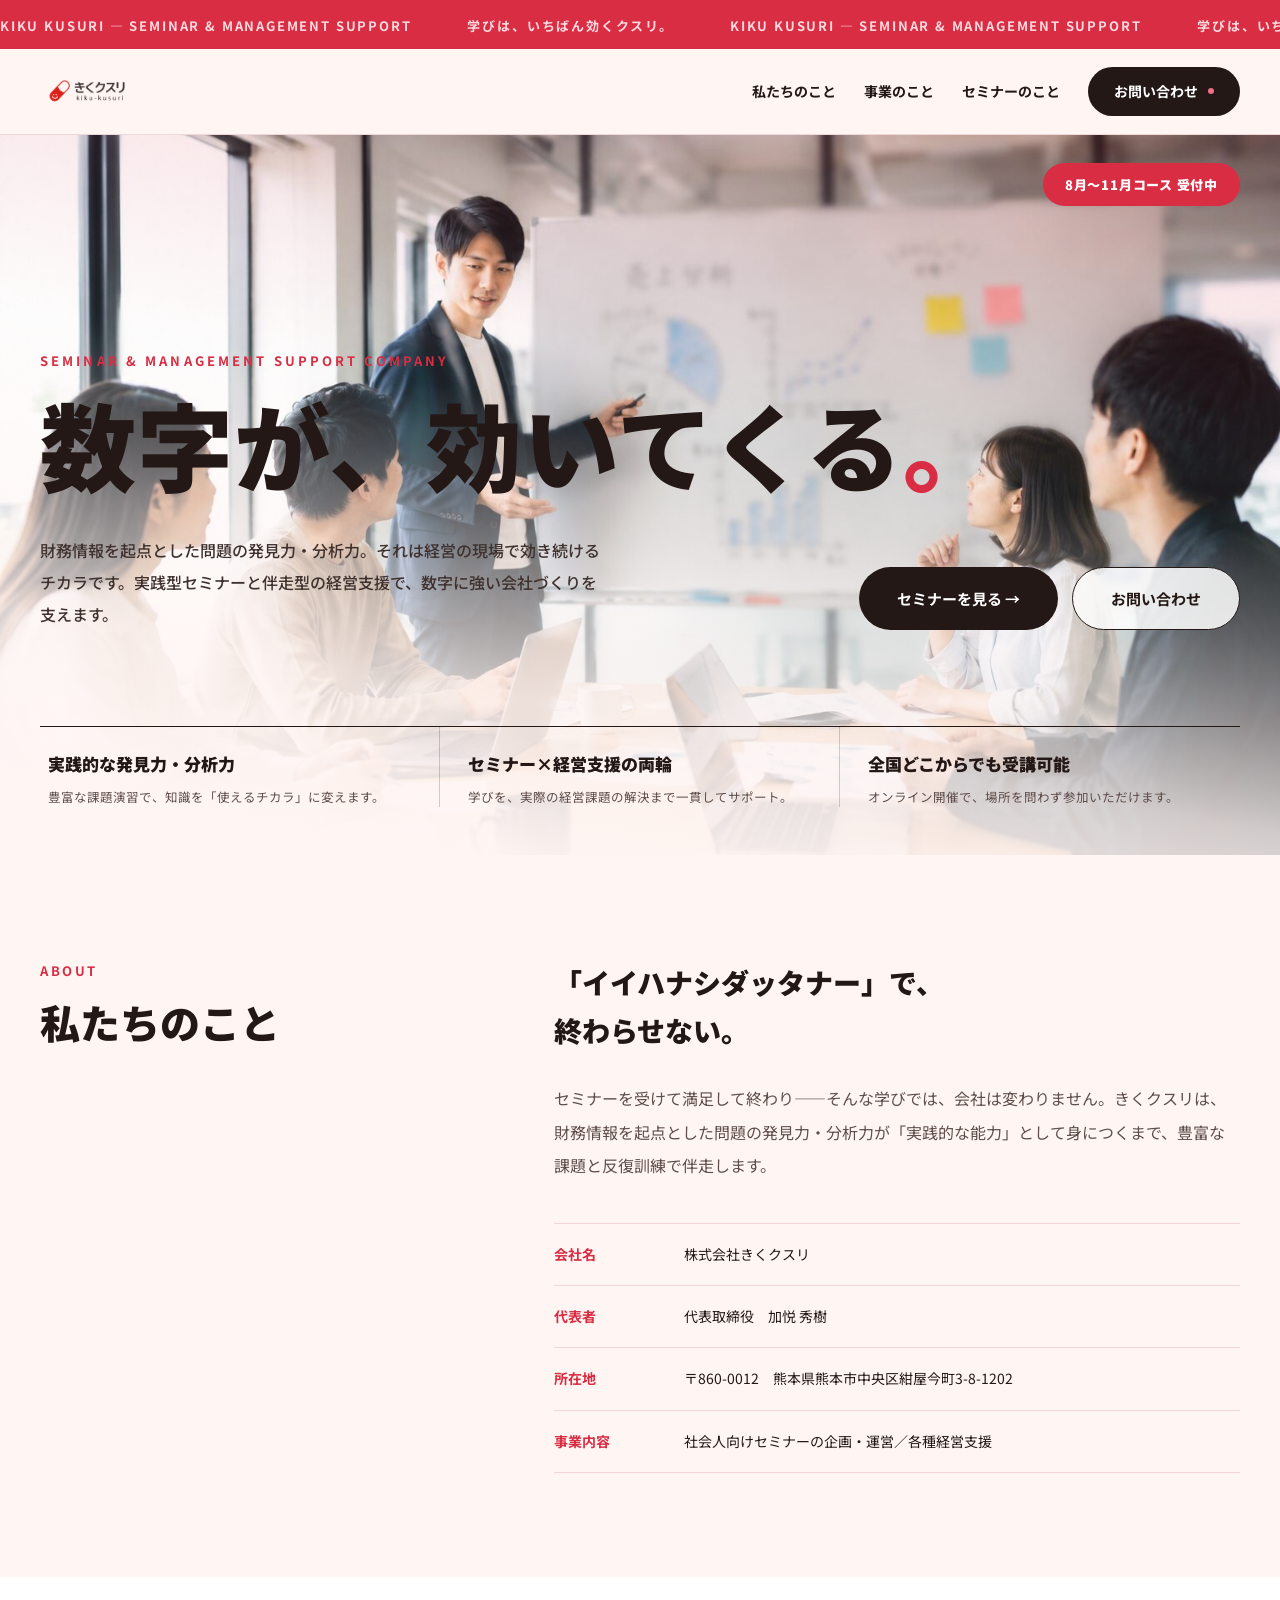
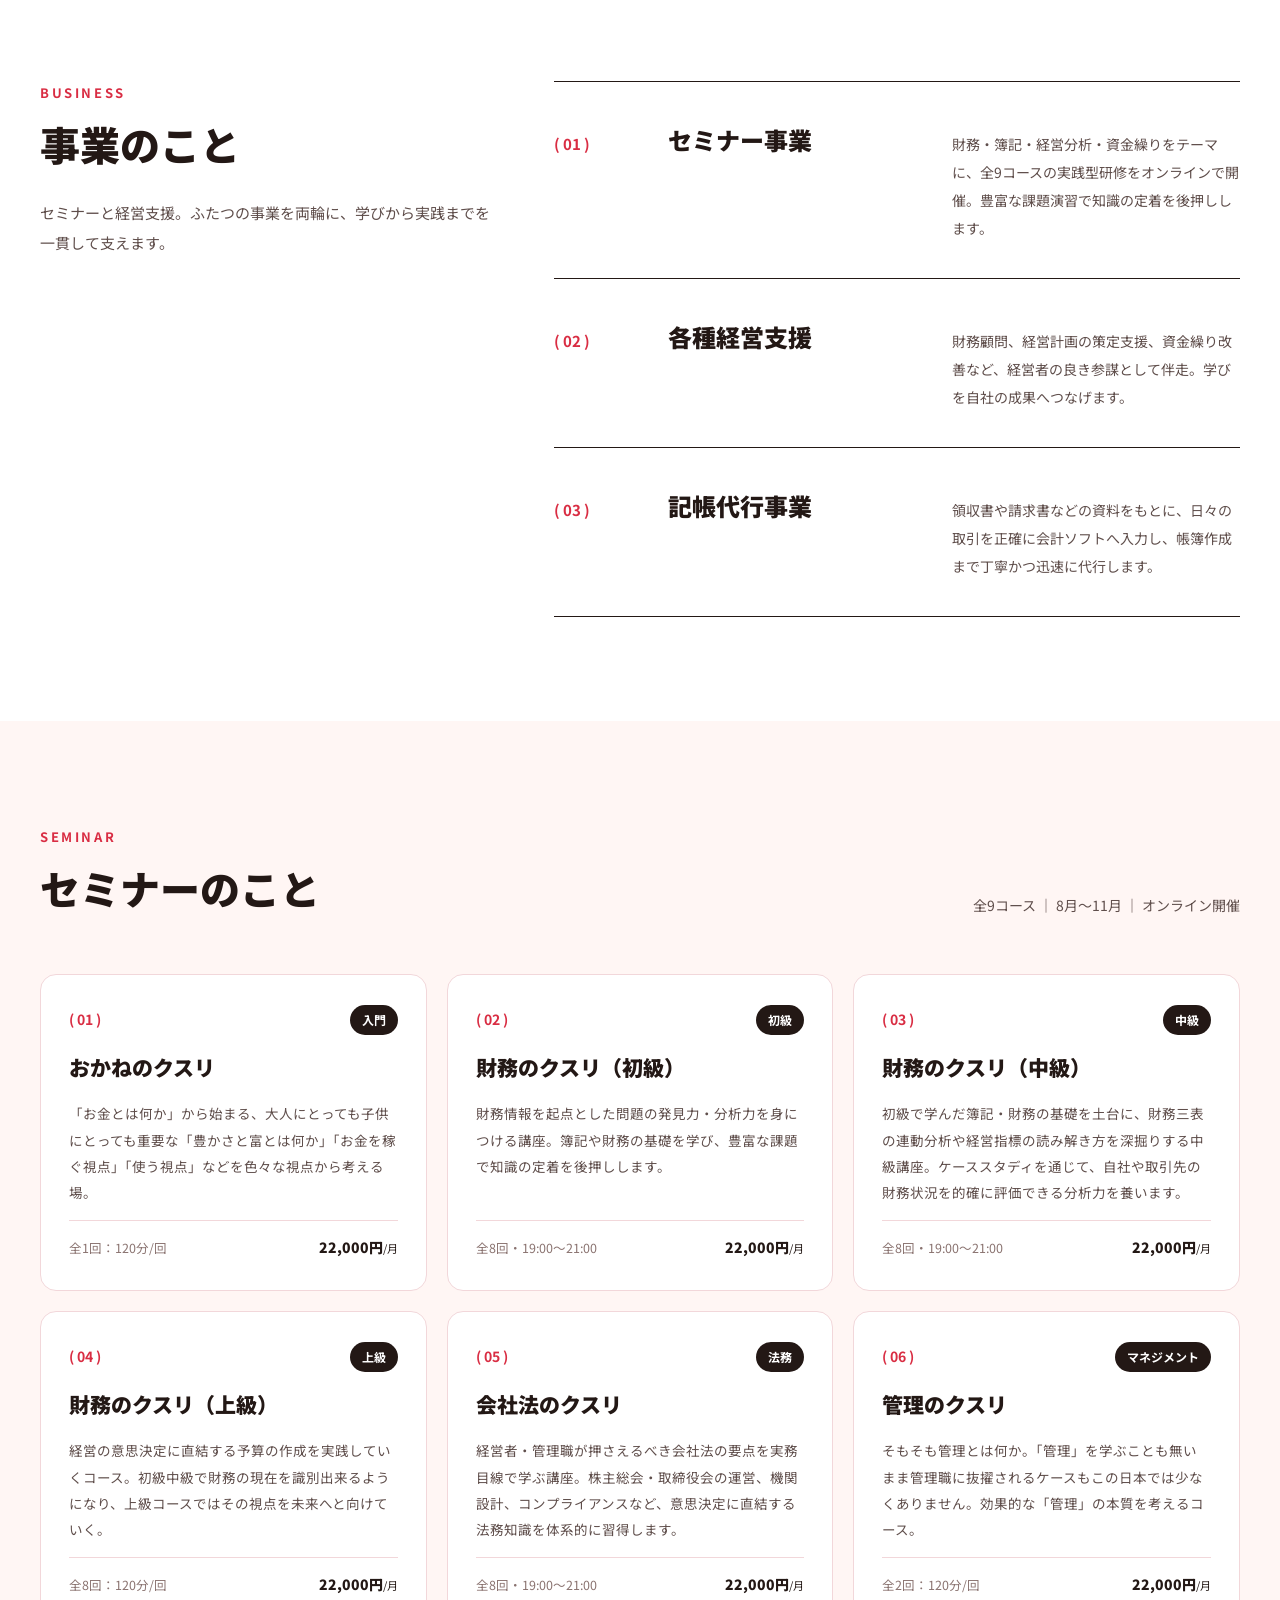
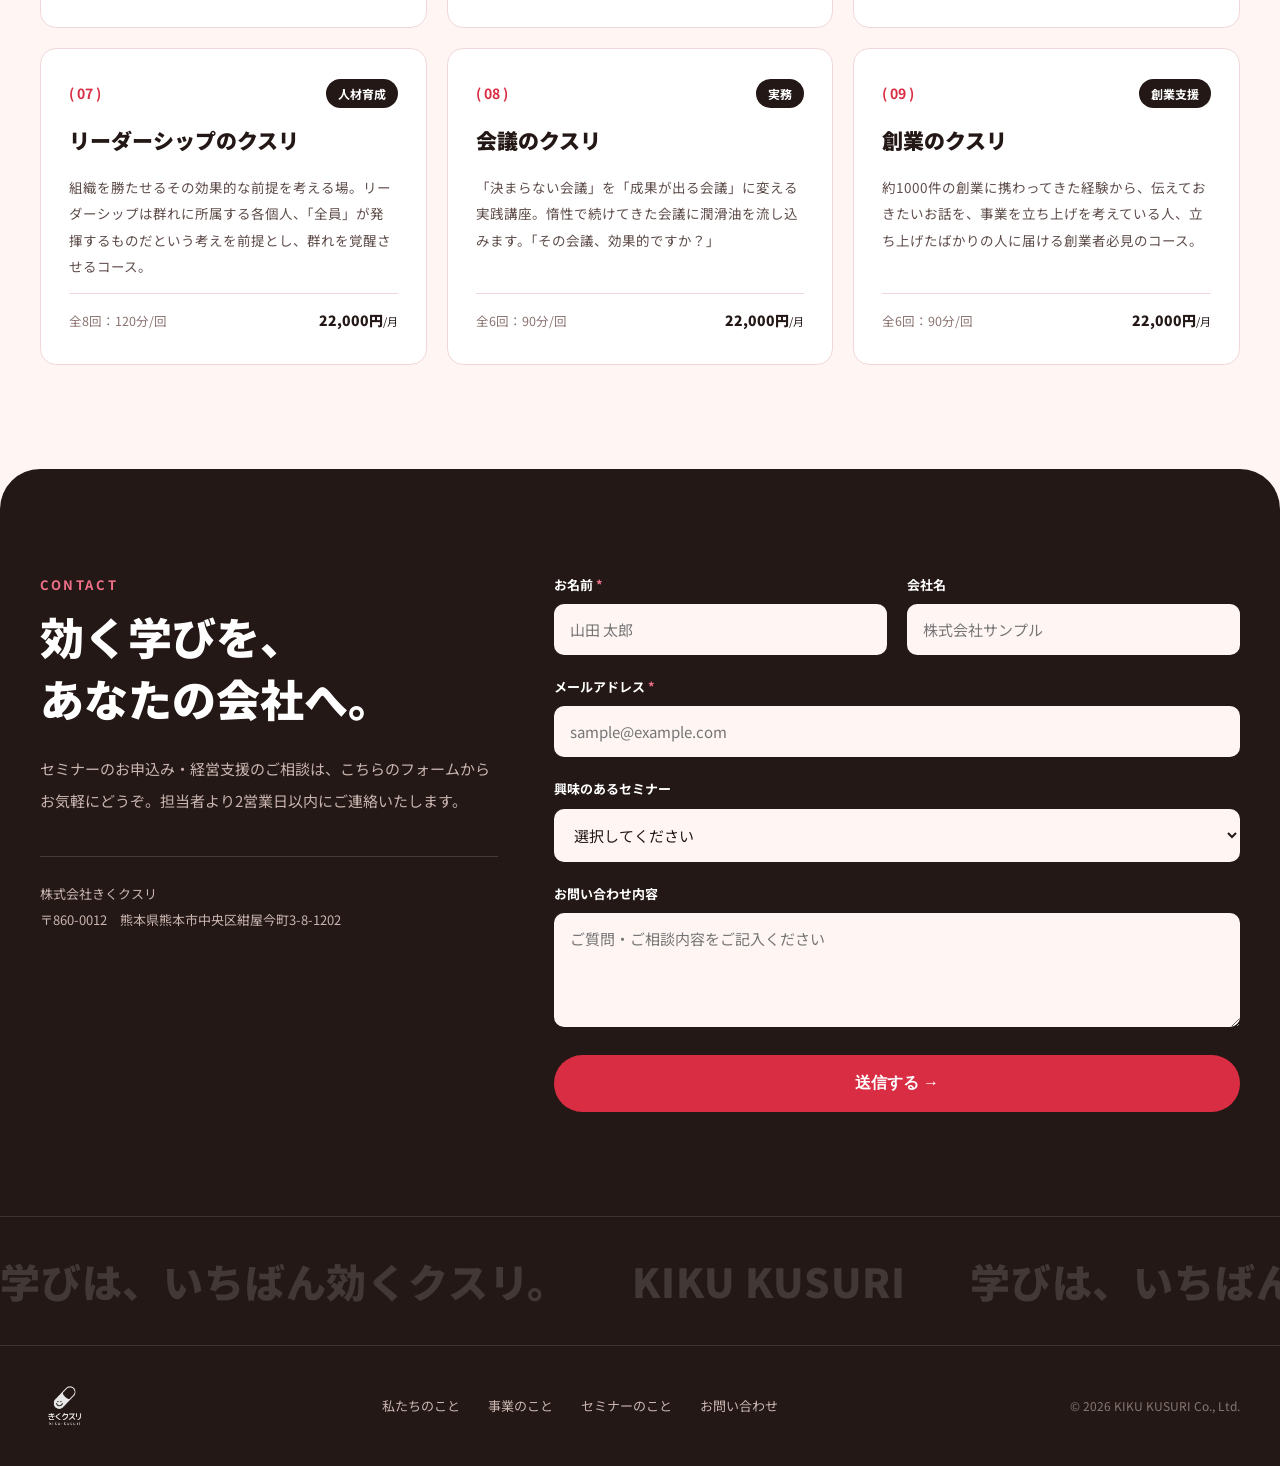
<file: index.html>
<!DOCTYPE html>
<html lang="ja">
<head>
<meta charset="UTF-8">
<meta name="viewport" content="width=device-width, initial-scale=1.0">
<title>株式会社きくクスリ｜セミナー運営・経営支援</title>
<link rel="preconnect" href="https://fonts.googleapis.com">
<link rel="preconnect" href="https://fonts.gstatic.com" crossorigin>
<link href="https://fonts.googleapis.com/css2?family=Noto+Sans+JP:wght@400;500;700;900&display=swap" rel="stylesheet">
<link rel="stylesheet" href="./css/style-3.css">
<link rel="icon" href="./favicon.ico" sizes="any">
</head>
<body>

<div id="splash" style="position:fixed;inset:0;z-index:9999;background:#fff;display:flex;align-items:center;justify-content:center;transition:opacity .4s ease;">
  <img src="./img/logo-1.jpg">
</div>

<div class="marquee-top">
  <div class="track">
    <span>KIKU KUSURI — SEMINAR &amp; MANAGEMENT SUPPORT</span><span>学びは、いちばん効くクスリ。</span><span>KIKU KUSURI — SEMINAR &amp; MANAGEMENT SUPPORT</span><span>学びは、いちばん効くクスリ。</span><span>KIKU KUSURI — SEMINAR &amp; MANAGEMENT SUPPORT</span><span>学びは、いちばん効くクスリ。</span><span>KIKU KUSURI — SEMINAR &amp; MANAGEMENT SUPPORT</span><span>学びは、いちばん効くクスリ。</span>
  </div>
</div>

<header>
  <img src="./img/logo-1.jpg">
  <nav>
    <a href="#about">私たちのこと</a>
    <a href="#business">事業のこと</a>
    <a href="#seminars">セミナーのこと</a>
    <a class="cta" href="#contact">お問い合わせ<span class="dot"></span></a>
  </nav>
</header>

<section class="hero">
  <img class="bg" src="./img/hero.jpg" alt="セミナー風景">
  <div class="scrim"></div>
  <span class="badge">8月〜11月コース 受付中</span>
  <div class="hero-copy">
    <p class="eyebrow">SEMINAR &amp; MANAGEMENT SUPPORT COMPANY</p>
    <h1>数字が、効いてくる<span class="dot">。</span></h1>
    <div class="hero-flex">
      <p>財務情報を起点とした問題の発見力・分析力。それは経営の現場で効き続けるチカラです。実践型セミナーと伴走型の経営支援で、数字に強い会社づくりを支えます。</p>
      <div class="hero-actions">
        <a class="btn btn-dark" href="#seminars">セミナーを見る →</a>
        <a class="btn btn-outline" href="#contact">お問い合わせ</a>
      </div>
    </div>
  </div>
  <div class="hero-feats">
    <div><p class="t">実践的な発見力・分析力</p><p class="d">豊富な課題演習で、知識を「使えるチカラ」に変えます。</p></div>
    <div><p class="t">セミナー×経営支援の両輪</p><p class="d">学びを、実際の経営課題の解決まで一貫してサポート。</p></div>
    <div><p class="t">全国どこからでも受講可能</p><p class="d">オンライン開催で、場所を問わず参加いただけます。</p></div>
  </div>
</section>

<section id="about" class="wrap" data-reveal>
  <div class="about-grid">
    <div>
      <p class="sec-eyebrow">ABOUT</p>
      <h2 class="sec-title">私たちのこと</h2>
    </div>
    <div>
      <p class="about-lead">「イイハナシダッタナー」で、<br>終わらせない。</p>
      <p class="about-body">セミナーを受けて満足して終わり——そんな学びでは、会社は変わりません。きくクスリは、財務情報を起点とした問題の発見力・分析力が「実践的な能力」として身につくまで、豊富な課題と反復訓練で伴走します。</p>
      <div class="about-table">
        <div class="row"><span>会社名</span><span>株式会社きくクスリ</span></div>
        <div class="row"><span>代表者</span><span>代表取締役　加悦 秀樹</span></div>
        <div class="row"><span>所在地</span><span>〒860-0012　熊本県熊本市中央区紺屋今町3-8-1202</span></div>
        <div class="row"><span>事業内容</span><span>社会人向けセミナーの企画・運営／各種経営支援</span></div>
      </div>
    </div>
  </div>
</section>

<section id="business" class="wrap business-grid" data-reveal style="padding-top:30">
  <div>
    <p class="sec-eyebrow">BUSINESS</p>
    <h2 class="sec-title">事業のこと</h2>
    <p style="margin:24px 0 0; font-size:15px; line-height:2; color:var(--ink-soft)">セミナーと経営支援。ふたつの事業を両輪に、学びから実践までを一貫して支えます。</p>
  </div>
  <div class="business-list">
    <div class="b-item"><span class="n">( 01 )</span><h3>セミナー事業</h3><p>財務・簿記・経営分析・資金繰りをテーマに、全9コースの実践型研修をオンラインで開催。豊富な課題演習で知識の定着を後押しします。</p></div>
    <div class="b-item"><span class="n">( 02 )</span><h3>各種経営支援</h3><p>財務顧問、経営計画の策定支援、資金繰り改善など、経営者の良き参謀として伴走。学びを自社の成果へつなげます。</p></div>
    <div class="b-item"><span class="n">( 03 )</span><h3>記帳代行事業</h3><p>領収書や請求書などの資料をもとに、日々の取引を正確に会計ソフトへ入力し、帳簿作成まで丁寧かつ迅速に代行します。</p></div>
  </div>
</section>

<section id="seminars" class="seminar" data-reveal>
  <div class="seminar-head">
    <div>
      <p class="sec-eyebrow">SEMINAR</p>
      <h2 class="sec-title">セミナーのこと</h2>
    </div>
    <p style="margin:0; font-size:14px; color:var(--ink-soft)">全9コース ｜ 8月〜11月 ｜ オンライン開催</p>
  </div>
  <div class="seminar-grid">
        <div class="s-card">
          <div class="s-top"><span class="s-no">( 01 )</span><span class="s-lv">入門</span></div>
          <h3 class="s-title">おかねのクスリ</h3>
          <p class="s-desc">「お金とは何か」から始まる、大人にとっても子供にとっても重要な「豊かさと富とは何か」「お金を稼ぐ視点」「使う視点」などを色々な視点から考える場。</p>
          <div class="s-foot"><span>全1回：120分/回</span><span class="s-price">22,000円<i>/月</i></span></div>
        </div>
        <div class="s-card">
          <div class="s-top"><span class="s-no">( 02 )</span><span class="s-lv">初級</span></div>
          <h3 class="s-title">財務のクスリ（初級）</h3>
          <p class="s-desc">財務情報を起点とした問題の発見力・分析力を身につける講座。簿記や財務の基礎を学び、豊富な課題で知識の定着を後押しします。</p>
          <div class="s-foot"><span>全8回・19:00〜21:00</span><span class="s-price">22,000円<i>/月</i></span></div>
        </div>
        <div class="s-card">
          <div class="s-top"><span class="s-no">( 03 )</span><span class="s-lv">中級</span></div>
          <h3 class="s-title">財務のクスリ（中級）</h3>
          <p class="s-desc">初級で学んだ簿記・財務の基礎を土台に、財務三表の連動分析や経営指標の読み解き方を深掘りする中級講座。ケーススタディを通じて、自社や取引先の財務状況を的確に評価できる分析力を養います。</p>
          <div class="s-foot"><span>全8回・19:00〜21:00</span><span class="s-price">22,000円<i>/月</i></span></div>
        </div>
        <div class="s-card">
          <div class="s-top"><span class="s-no">( 04 )</span><span class="s-lv">上級</span></div>
          <h3 class="s-title">財務のクスリ（上級）</h3>
          <p class="s-desc">経営の意思決定に直結する予算の作成を実践していくコース。初級中級で財務の現在を識別出来るようになり、上級コースではその視点を未来へと向けていく。</p>
          <div class="s-foot"><span>全8回：120分/回</span><span class="s-price">22,000円<i>/月</i></span></div>
        </div>
        <div class="s-card">
          <div class="s-top"><span class="s-no">( 05 )</span><span class="s-lv">法務</span></div>
          <h3 class="s-title">会社法のクスリ</h3>
          <p class="s-desc">経営者・管理職が押さえるべき会社法の要点を実務目線で学ぶ講座。株主総会・取締役会の運営、機関設計、コンプライアンスなど、意思決定に直結する法務知識を体系的に習得します。</p>
          <div class="s-foot"><span>全8回・19:00〜21:00</span><span class="s-price">22,000円<i>/月</i></span></div>
        </div>
        <div class="s-card">
          <div class="s-top"><span class="s-no">( 06 )</span><span class="s-lv">マネジメント</span></div>
          <h3 class="s-title">管理のクスリ</h3>
          <p class="s-desc">そもそも管理とは何か。「管理」を学ぶことも無いまま管理職に抜擢されるケースもこの日本では少なくありません。効果的な「管理」の本質を考えるコース。</p>
          <div class="s-foot"><span>全2回：120分/回</span><span class="s-price">22,000円<i>/月</i></span></div>
        </div>
        <div class="s-card">
          <div class="s-top"><span class="s-no">( 07 )</span><span class="s-lv">人材育成</span></div>
          <h3 class="s-title">リーダーシップのクスリ</h3>
          <p class="s-desc">組織を勝たせるその効果的な前提を考える場。リーダーシップは群れに所属する各個人、「全員」が発揮するものだという考えを前提とし、群れを覚醒させるコース。</p>
          <div class="s-foot"><span>全8回：120分/回</span><span class="s-price">22,000円<i>/月</i></span></div>
        </div>
        <div class="s-card">
          <div class="s-top"><span class="s-no">( 08 )</span><span class="s-lv">実務</span></div>
          <h3 class="s-title">会議のクスリ</h3>
          <p class="s-desc">「決まらない会議」を「成果が出る会議」に変える実践講座。惰性で続けてきた会議に潤滑油を流し込みます。「その会議、効果的ですか？」</p>
          <div class="s-foot"><span>全6回：90分/回</span><span class="s-price">22,000円<i>/月</i></span></div>
        </div>
        <div class="s-card">
          <div class="s-top"><span class="s-no">( 09 )</span><span class="s-lv">創業支援</span></div>
          <h3 class="s-title">創業のクスリ</h3>
          <p class="s-desc">約1000件の創業に携わってきた経験から、伝えておきたいお話を、事業を立ち上げを考えている人、立ち上げたばかりの人に届ける創業者必見のコース。</p>
          <div class="s-foot"><span>全6回：90分/回</span><span class="s-price">22,000円<i>/月</i></span></div>
        </div>
  </div>
</section>

<section id="contact" class="contact-sec" data-reveal>
  <div class="contact-grid">
    <div class="contact-copy">
      <p class="sec-eyebrow">CONTACT</p>
      <h2>効く学びを、<br>あなたの会社へ。</h2>
      <p class="lead">セミナーのお申込み・経営支援のご相談は、こちらのフォームからお気軽にどうぞ。担当者より2営業日以内にご連絡いたします。</p>
      <div class="contact-addr">株式会社きくクスリ<br>〒860-0012　熊本県熊本市中央区紺屋今町3-8-1202</div>
    </div>
    <div>
      <form id="contact-form" class="cform" action="contact.php" method="post" novalidate>
        <input type="hidden" id="csrf_token" name="csrf_token" value="">
        <!-- ハニーポット: 人間には見えないフィールド。Botが入力すると送信を拒否する -->
        <div class="hp-field" aria-hidden="true">
          <label for="website">Webサイト</label>
          <input type="text" id="website" name="website" tabindex="-1" autocomplete="off">
        </div>
        <div class="row2">
          <label><span>お名前 <span class="req">*</span></span><input required type="text" name="name" maxlength="100"  placeholder="山田 太郎"></label>
          <label>会社名<input type="text" name="company" maxlength="100" placeholder="株式会社サンプル"></label>
        </div>
        <label><span>メールアドレス <span class="req">*</span></span><input required type="email" name="email" maxlength="254" placeholder="sample@example.com"></label>
        <label>興味のあるセミナー
          <select name="seminar">
            <option value="">選択してください</option>
            <option>おかねのクスリ</option>
            <option>財務のクスリ（初級）</option>
            <option>財務のクスリ（中級）</option>
            <option>財務のクスリ（上級）</option>
            <option>会社法のクスリ</option>
            <option>管理のクスリ</option>
            <option>リーダーシップのクスリ</option>
            <option>会議のクスリ</option>
            <option>創業のクスリ</option>
          </select>
        </label>
        <label>お問い合わせ内容<textarea rows="4" name="message" maxlength="2000" placeholder="ご質問・ご相談内容をご記入ください"></textarea></label>
        <button type="submit">送信する →</button>
        <div id="form-error" role="alert" aria-live="assertive"></div>
      </form>
      <div id="thanks">
        <img src="./img/logo-2.png">
        <h3>お問い合わせありがとうございます</h3>
        <p>担当者より5営業日以内にご連絡いたします。</p>
      </div>
    </div>
  </div>
</section>

<footer>
  <div class="marquee-bottom">
    <div class="track">
      <span>学びは、いちばん効くクスリ。</span><span>KIKU KUSURI</span><span>学びは、いちばん効くクスリ。</span><span>KIKU KUSURI</span><span>学びは、いちばん効くクスリ。</span><span>KIKU KUSURI</span>
    </div>
  </div>
  <div class="footer-bottom">
    <img src="./img/logo-2.png">
    <nav>
      <a href="#about">私たちのこと</a>
      <a href="#business">事業のこと</a>
      <a href="#seminars">セミナーのこと</a>
      <a href="#contact">お問い合わせ</a>
    </nav>
    <p>© 2026 KIKU KUSURI Co., Ltd.</p>
  </div>
</footer>

<script>
  (function () {
    var form = document.getElementById('contact-form');
    var errorBox = document.getElementById('form-error');
    var submitBtn = form.querySelector('button[type="submit"]');
    var csrfField = document.getElementById('csrf_token');

    /**
     * レスポンスに含まれるCSRFトークンでフォームの隠しフィールドを更新する。
     */
    function applyCsrfToken(data) {
      if (data && data.csrf_token) {
        csrfField.value = data.csrf_token;
        return true;
      }
      return false;
    }

    /** ページ表示時にCSRFトークンをサーバーから取得してフォームに設定 */
    function loadCsrfToken() {
      fetch('csrf_token.php', { credentials: 'same-origin' })
        .then(function (res) { return res.json(); })
        .then(function (data) {
          applyCsrfToken(data);
        })
        .catch(function () {
          // トークン取得に失敗しても送信時にサーバー側で弾かれるだけなので致命的ではない
          console.warn('CSRFトークンの取得に失敗しました。');
        });
    }
    loadCsrfToken();

    function showError(msg) {
      errorBox.textContent = msg;
    }

    function resetSubmitButton() {
      submitBtn.disabled = false;
      submitBtn.textContent = '送信する';
    }

    form.addEventListener('submit', function (e) {
      e.preventDefault();
      errorBox.textContent = '';
      submitBtn.disabled = true;
      submitBtn.textContent = '送信中...';

      fetch(form.action, {
        method: 'POST',
        body: new FormData(form),
        headers: { 'X-Requested-With': 'XMLHttpRequest' },
        credentials: 'same-origin'
      })
        .then(function (res) { return res.json().then(function (data) { return { ok: res.ok, data: data }; }); })
        .then(function (result) {
          if (result.ok && result.data && result.data.success) {
            form.style.display = 'none';
            document.getElementById('thanks').style.display = 'block';
          } else {
            var msg = (result.data && result.data.message) ? result.data.message : '送信に失敗しました。時間をおいて再度お試しください。';
            showError(msg);
            resetSubmitButton();
            // サーバーが返した新しいトークンでフォームを更新する。
            if (!applyCsrfToken(result.data)) {
              loadCsrfToken();
            }
          }
        })
        .catch(function () {
          showError('通信エラーが発生しました。時間をおいて再度お試しください。');
          resetSubmitButton();
          // 通信エラー時はレスポンスが得られないため、念のためトークンを取り直す
          loadCsrfToken();
        });
    });
  })();

  var io = new IntersectionObserver(function (entries) {
    entries.forEach(function (en) {
      if (en.isIntersecting) { en.target.classList.add('on'); io.unobserve(en.target); }
    });
  }, { threshold: 0.08 });
  document.querySelectorAll('[data-reveal]').forEach(function (el) { io.observe(el); });

  window.addEventListener('load', function () {
    var splash = document.getElementById('splash');
    if (splash) {
      setTimeout(function () {
        splash.style.opacity = '0';
        setTimeout(function () { splash.remove(); }, 400);
      }, 250);
    }
  });
</script>
</body>
</html>
</file>
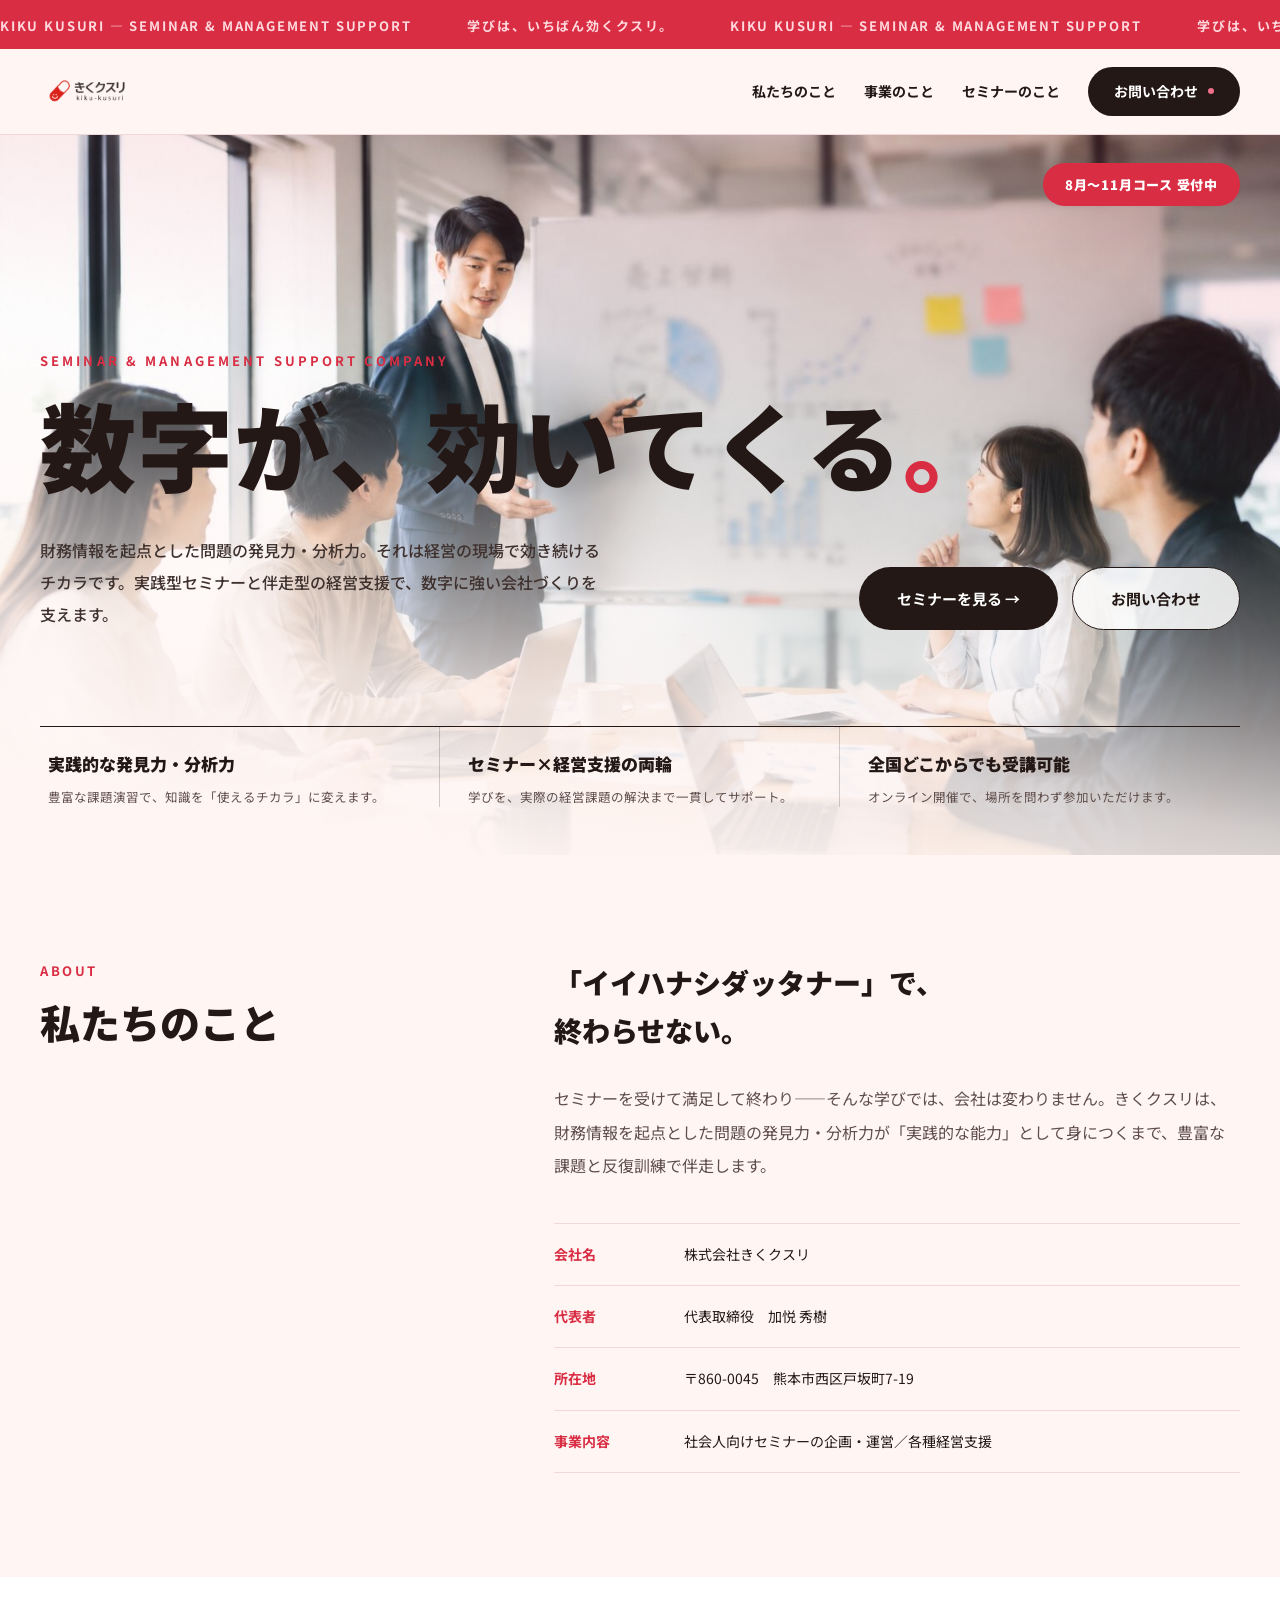
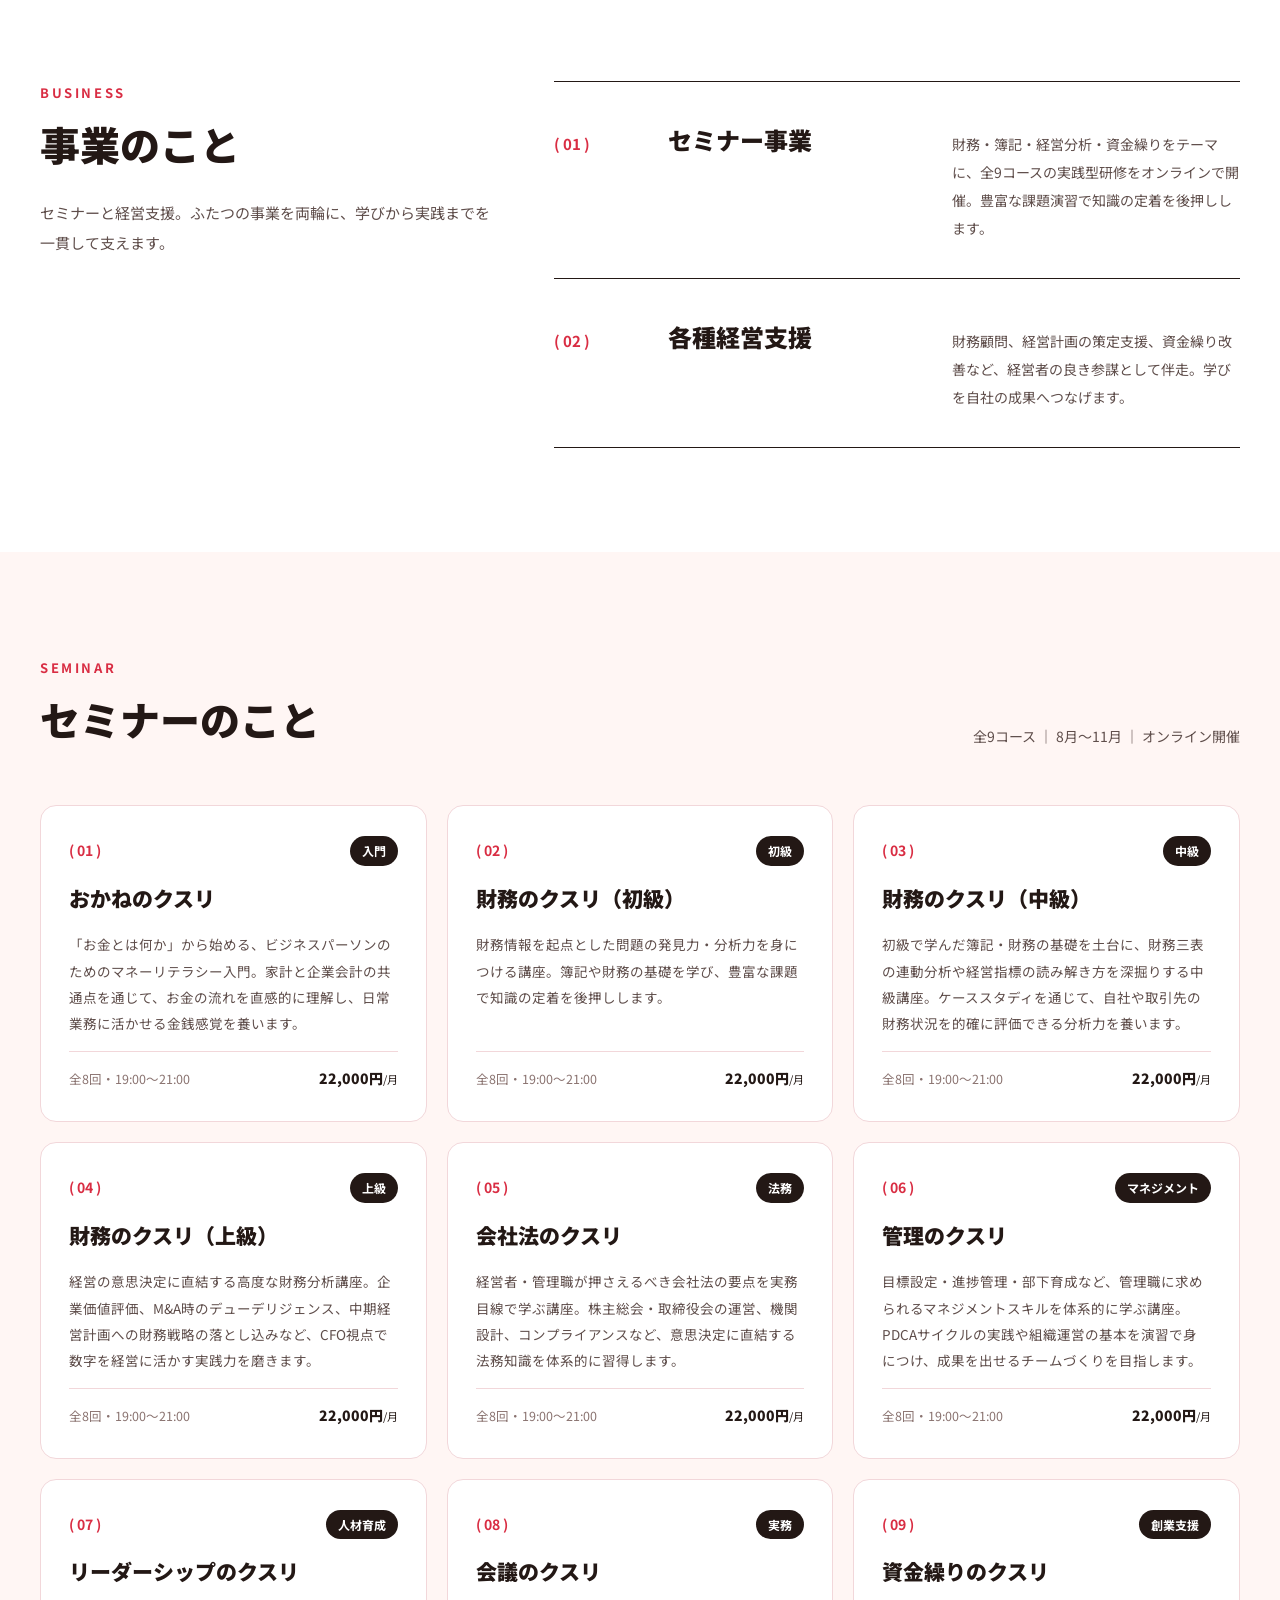
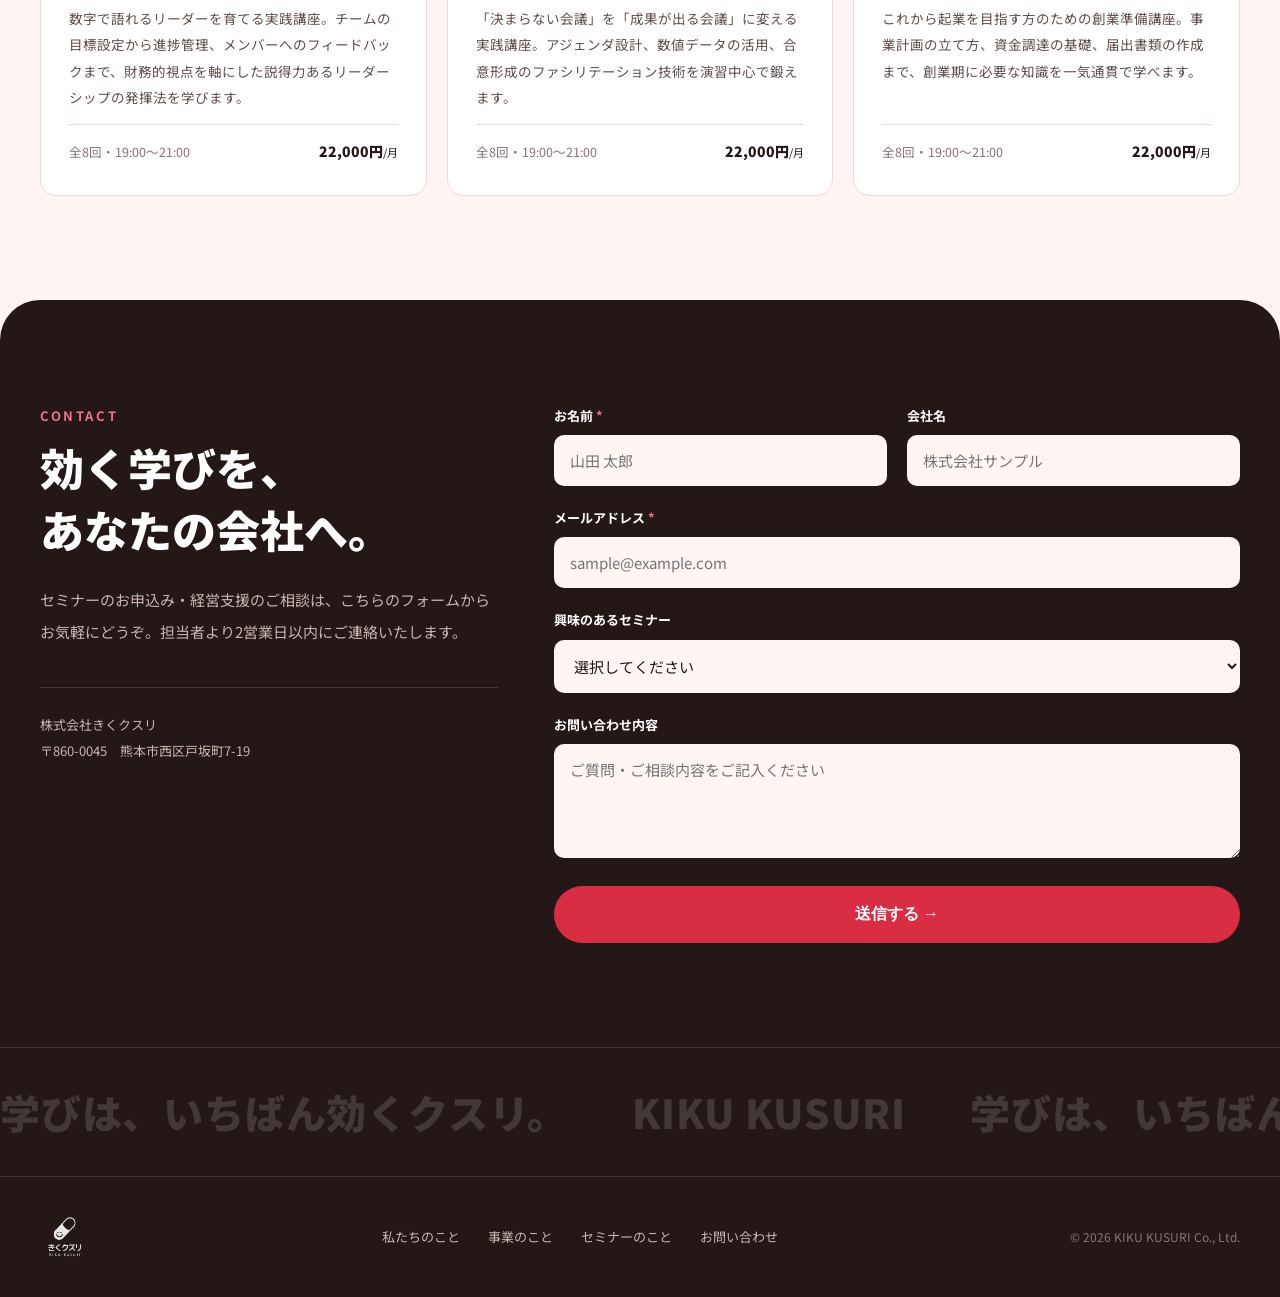
<file: kikukusuri-lp-3.html>
<!DOCTYPE html>
<html lang="ja">
<head>
<meta charset="UTF-8">
<meta name="viewport" content="width=device-width, initial-scale=1.0">
<title>株式会社きくクスリ｜セミナー運営・経営支援</title>
<link rel="preconnect" href="https://fonts.googleapis.com">
<link rel="preconnect" href="https://fonts.gstatic.com" crossorigin>
<link href="https://fonts.googleapis.com/css2?family=Noto+Sans+JP:wght@400;500;700;900&display=swap" rel="stylesheet">
<link rel="stylesheet" href="./css/style-3.css">
<link rel="icon" href="./favicon.ico" sizes="any">
</head>
<body>

<div id="splash" style="position:fixed;inset:0;z-index:9999;background:#fff;display:flex;align-items:center;justify-content:center;transition:opacity .4s ease;">
  <img src="./img/logo-1.jpg">
</div>

<div class="marquee-top">
  <div class="track">
    <span>KIKU KUSURI — SEMINAR &amp; MANAGEMENT SUPPORT</span><span>学びは、いちばん効くクスリ。</span><span>KIKU KUSURI — SEMINAR &amp; MANAGEMENT SUPPORT</span><span>学びは、いちばん効くクスリ。</span><span>KIKU KUSURI — SEMINAR &amp; MANAGEMENT SUPPORT</span><span>学びは、いちばん効くクスリ。</span><span>KIKU KUSURI — SEMINAR &amp; MANAGEMENT SUPPORT</span><span>学びは、いちばん効くクスリ。</span>
  </div>
</div>

<header>
  <img src="./img/logo-1.jpg">
  <nav>
    <a href="#about">私たちのこと</a>
    <a href="#business">事業のこと</a>
    <a href="#seminars">セミナーのこと</a>
    <a class="cta" href="#contact">お問い合わせ<span class="dot"></span></a>
  </nav>
</header>

<section class="hero">
  <img class="bg" src="./img/hero.jpg" alt="セミナー風景">
  <div class="scrim"></div>
  <span class="badge">8月〜11月コース 受付中</span>
  <div class="hero-copy">
    <p class="eyebrow">SEMINAR &amp; MANAGEMENT SUPPORT COMPANY</p>
    <h1>数字が、効いてくる<span class="dot">。</span></h1>
    <div class="hero-flex">
      <p>財務情報を起点とした問題の発見力・分析力。それは経営の現場で効き続けるチカラです。実践型セミナーと伴走型の経営支援で、数字に強い会社づくりを支えます。</p>
      <div class="hero-actions">
        <a class="btn btn-dark" href="#seminars">セミナーを見る →</a>
        <a class="btn btn-outline" href="#contact">お問い合わせ</a>
      </div>
    </div>
  </div>
  <div class="hero-feats">
    <div><p class="t">実践的な発見力・分析力</p><p class="d">豊富な課題演習で、知識を「使えるチカラ」に変えます。</p></div>
    <div><p class="t">セミナー×経営支援の両輪</p><p class="d">学びを、実際の経営課題の解決まで一貫してサポート。</p></div>
    <div><p class="t">全国どこからでも受講可能</p><p class="d">オンライン開催で、場所を問わず参加いただけます。</p></div>
  </div>
</section>

<section id="about" class="wrap" data-reveal>
  <div class="about-grid">
    <div>
      <p class="sec-eyebrow">ABOUT</p>
      <h2 class="sec-title">私たちのこと</h2>
    </div>
    <div>
      <p class="about-lead">「イイハナシダッタナー」で、<br>終わらせない。</p>
      <p class="about-body">セミナーを受けて満足して終わり——そんな学びでは、会社は変わりません。きくクスリは、財務情報を起点とした問題の発見力・分析力が「実践的な能力」として身につくまで、豊富な課題と反復訓練で伴走します。</p>
      <div class="about-table">
        <div class="row"><span>会社名</span><span>株式会社きくクスリ</span></div>
        <div class="row"><span>代表者</span><span>代表取締役　加悦 秀樹</span></div>
        <div class="row"><span>所在地</span><span>〒860-0045　熊本市西区戸坂町7-19</span></div>
        <div class="row"><span>事業内容</span><span>社会人向けセミナーの企画・運営／各種経営支援</span></div>
      </div>
    </div>
  </div>
</section>

<section id="business" class="wrap business-grid" data-reveal style="padding-top:30">
  <div>
    <p class="sec-eyebrow">BUSINESS</p>
    <h2 class="sec-title">事業のこと</h2>
    <p style="margin:24px 0 0; font-size:15px; line-height:2; color:var(--ink-soft)">セミナーと経営支援。ふたつの事業を両輪に、学びから実践までを一貫して支えます。</p>
  </div>
  <div class="business-list">
    <div class="b-item"><span class="n">( 01 )</span><h3>セミナー事業</h3><p>財務・簿記・経営分析・資金繰りをテーマに、全9コースの実践型研修をオンラインで開催。豊富な課題演習で知識の定着を後押しします。</p></div>
    <div class="b-item"><span class="n">( 02 )</span><h3>各種経営支援</h3><p>財務顧問、経営計画の策定支援、資金繰り改善など、経営者の良き参謀として伴走。学びを自社の成果へつなげます。</p></div>
  </div>
</section>

<section id="seminars" class="seminar" data-reveal>
  <div class="seminar-head">
    <div>
      <p class="sec-eyebrow">SEMINAR</p>
      <h2 class="sec-title">セミナーのこと</h2>
    </div>
    <p style="margin:0; font-size:14px; color:var(--ink-soft)">全9コース ｜ 8月〜11月 ｜ オンライン開催</p>
  </div>
  <div class="seminar-grid">
        <div class="s-card">
          <div class="s-top"><span class="s-no">( 01 )</span><span class="s-lv">入門</span></div>
          <h3 class="s-title">おかねのクスリ</h3>
          <p class="s-desc">「お金とは何か」から始める、ビジネスパーソンのためのマネーリテラシー入門。家計と企業会計の共通点を通じて、お金の流れを直感的に理解し、日常業務に活かせる金銭感覚を養います。</p>
          <div class="s-foot"><span>全8回・19:00〜21:00</span><span class="s-price">22,000円<i>/月</i></span></div>
        </div>
        <div class="s-card">
          <div class="s-top"><span class="s-no">( 02 )</span><span class="s-lv">初級</span></div>
          <h3 class="s-title">財務のクスリ（初級）</h3>
          <p class="s-desc">財務情報を起点とした問題の発見力・分析力を身につける講座。簿記や財務の基礎を学び、豊富な課題で知識の定着を後押しします。</p>
          <div class="s-foot"><span>全8回・19:00〜21:00</span><span class="s-price">22,000円<i>/月</i></span></div>
        </div>
        <div class="s-card">
          <div class="s-top"><span class="s-no">( 03 )</span><span class="s-lv">中級</span></div>
          <h3 class="s-title">財務のクスリ（中級）</h3>
          <p class="s-desc">初級で学んだ簿記・財務の基礎を土台に、財務三表の連動分析や経営指標の読み解き方を深掘りする中級講座。ケーススタディを通じて、自社や取引先の財務状況を的確に評価できる分析力を養います。</p>
          <div class="s-foot"><span>全8回・19:00〜21:00</span><span class="s-price">22,000円<i>/月</i></span></div>
        </div>
        <div class="s-card">
          <div class="s-top"><span class="s-no">( 04 )</span><span class="s-lv">上級</span></div>
          <h3 class="s-title">財務のクスリ（上級）</h3>
          <p class="s-desc">経営の意思決定に直結する高度な財務分析講座。企業価値評価、M&A時のデューデリジェンス、中期経営計画への財務戦略の落とし込みなど、CFO視点で数字を経営に活かす実践力を磨きます。</p>
          <div class="s-foot"><span>全8回・19:00〜21:00</span><span class="s-price">22,000円<i>/月</i></span></div>
        </div>
        <div class="s-card">
          <div class="s-top"><span class="s-no">( 05 )</span><span class="s-lv">法務</span></div>
          <h3 class="s-title">会社法のクスリ</h3>
          <p class="s-desc">経営者・管理職が押さえるべき会社法の要点を実務目線で学ぶ講座。株主総会・取締役会の運営、機関設計、コンプライアンスなど、意思決定に直結する法務知識を体系的に習得します。</p>
          <div class="s-foot"><span>全8回・19:00〜21:00</span><span class="s-price">22,000円<i>/月</i></span></div>
        </div>
        <div class="s-card">
          <div class="s-top"><span class="s-no">( 06 )</span><span class="s-lv">マネジメント</span></div>
          <h3 class="s-title">管理のクスリ</h3>
          <p class="s-desc">目標設定・進捗管理・部下育成など、管理職に求められるマネジメントスキルを体系的に学ぶ講座。PDCAサイクルの実践や組織運営の基本を演習で身につけ、成果を出せるチームづくりを目指します。</p>
          <div class="s-foot"><span>全8回・19:00〜21:00</span><span class="s-price">22,000円<i>/月</i></span></div>
        </div>
        <div class="s-card">
          <div class="s-top"><span class="s-no">( 07 )</span><span class="s-lv">人材育成</span></div>
          <h3 class="s-title">リーダーシップのクスリ</h3>
          <p class="s-desc">数字で語れるリーダーを育てる実践講座。チームの目標設定から進捗管理、メンバーへのフィードバックまで、財務的視点を軸にした説得力あるリーダーシップの発揮法を学びます。</p>
          <div class="s-foot"><span>全8回・19:00〜21:00</span><span class="s-price">22,000円<i>/月</i></span></div>
        </div>
        <div class="s-card">
          <div class="s-top"><span class="s-no">( 08 )</span><span class="s-lv">実務</span></div>
          <h3 class="s-title">会議のクスリ</h3>
          <p class="s-desc">「決まらない会議」を「成果が出る会議」に変える実践講座。アジェンダ設計、数値データの活用、合意形成のファシリテーション技術を演習中心で鍛えます。</p>
          <div class="s-foot"><span>全8回・19:00〜21:00</span><span class="s-price">22,000円<i>/月</i></span></div>
        </div>
        <div class="s-card">
          <div class="s-top"><span class="s-no">( 09 )</span><span class="s-lv">創業支援</span></div>
          <h3 class="s-title">資金繰りのクスリ</h3>
          <p class="s-desc">これから起業を目指す方のための創業準備講座。事業計画の立て方、資金調達の基礎、届出書類の作成まで、創業期に必要な知識を一気通貫で学べます。</p>
          <div class="s-foot"><span>全8回・19:00〜21:00</span><span class="s-price">22,000円<i>/月</i></span></div>
        </div>
  </div>
</section>

<section id="contact" class="contact-sec" data-reveal>
  <div class="contact-grid">
    <div class="contact-copy">
      <p class="sec-eyebrow">CONTACT</p>
      <h2>効く学びを、<br>あなたの会社へ。</h2>
      <p class="lead">セミナーのお申込み・経営支援のご相談は、こちらのフォームからお気軽にどうぞ。担当者より2営業日以内にご連絡いたします。</p>
      <div class="contact-addr">株式会社きくクスリ<br>〒860-0045　熊本市西区戸坂町7-19</div>
    </div>
    <div>
      <form id="contact-form" class="cform" action="contact.php" method="post" novalidate>
        <input type="hidden" id="csrf_token" name="csrf_token" value="">
        <!-- ハニーポット: 人間には見えないフィールド。Botが入力すると送信を拒否する -->
        <div class="hp-field" aria-hidden="true">
          <label for="website">Webサイト</label>
          <input type="text" id="website" name="website" tabindex="-1" autocomplete="off">
        </div>
        <div class="row2">
          <label><span>お名前 <span class="req">*</span></span><input required type="text" name="name" maxlength="100"  placeholder="山田 太郎"></label>
          <label>会社名<input type="text" name="company" maxlength="100" placeholder="株式会社サンプル"></label>
        </div>
        <label><span>メールアドレス <span class="req">*</span></span><input required type="email" name="email" maxlength="254" placeholder="sample@example.com"></label>
        <label>興味のあるセミナー
          <select name="seminar">
            <option value="">選択してください</option>
            <option>おかねのクスリ</option>
            <option>財務のクスリ（初級）</option>
            <option>財務のクスリ（中級）</option>
            <option>財務のクスリ（上級）</option>
            <option>会社法のクスリ</option>
            <option>管理のクスリ</option>
            <option>リーダーシップのクスリ</option>
            <option>会議のクスリ</option>
            <option>創業のクスリ</option>
          </select>
        </label>
        <label>お問い合わせ内容<textarea rows="4" name="message" maxlength="2000" placeholder="ご質問・ご相談内容をご記入ください"></textarea></label>
        <button type="submit">送信する →</button>
        <div id="form-error" role="alert" aria-live="assertive"></div>
      </form>
      <div id="thanks">
        <img src="./img/logo-2.png">
        <h3>お問い合わせありがとうございます</h3>
        <p>担当者より5営業日以内にご連絡いたします。</p>
      </div>
    </div>
  </div>
</section>

<footer>
  <div class="marquee-bottom">
    <div class="track">
      <span>学びは、いちばん効くクスリ。</span><span>KIKU KUSURI</span><span>学びは、いちばん効くクスリ。</span><span>KIKU KUSURI</span><span>学びは、いちばん効くクスリ。</span><span>KIKU KUSURI</span>
    </div>
  </div>
  <div class="footer-bottom">
    <img src="./img/logo-2.png">
    <nav>
      <a href="#about">私たちのこと</a>
      <a href="#business">事業のこと</a>
      <a href="#seminars">セミナーのこと</a>
      <a href="#contact">お問い合わせ</a>
    </nav>
    <p>© 2026 KIKU KUSURI Co., Ltd.</p>
  </div>
</footer>

<script>
  (function () {
    var form = document.getElementById('contact-form');
    var errorBox = document.getElementById('form-error');
    var submitBtn = form.querySelector('button[type="submit"]');
    var csrfField = document.getElementById('csrf_token');

    /**
     * レスポンスに含まれるCSRFトークンでフォームの隠しフィールドを更新する。
     */
    function applyCsrfToken(data) {
      if (data && data.csrf_token) {
        csrfField.value = data.csrf_token;
        return true;
      }
      return false;
    }

    /** ページ表示時にCSRFトークンをサーバーから取得してフォームに設定 */
    function loadCsrfToken() {
      fetch('csrf_token.php', { credentials: 'same-origin' })
        .then(function (res) { return res.json(); })
        .then(function (data) {
          applyCsrfToken(data);
        })
        .catch(function () {
          // トークン取得に失敗しても送信時にサーバー側で弾かれるだけなので致命的ではない
          console.warn('CSRFトークンの取得に失敗しました。');
        });
    }
    loadCsrfToken();

    function showError(msg) {
      errorBox.textContent = msg;
    }

    function resetSubmitButton() {
      submitBtn.disabled = false;
      submitBtn.textContent = '送信する';
    }

    form.addEventListener('submit', function (e) {
      e.preventDefault();
      errorBox.textContent = '';
      submitBtn.disabled = true;
      submitBtn.textContent = '送信中...';

      fetch(form.action, {
        method: 'POST',
        body: new FormData(form),
        headers: { 'X-Requested-With': 'XMLHttpRequest' },
        credentials: 'same-origin'
      })
        .then(function (res) { return res.json().then(function (data) { return { ok: res.ok, data: data }; }); })
        .then(function (result) {
          if (result.ok && result.data && result.data.success) {
            form.style.display = 'none';
            document.getElementById('thanks').style.display = 'block';
          } else {
            var msg = (result.data && result.data.message) ? result.data.message : '送信に失敗しました。時間をおいて再度お試しください。';
            showError(msg);
            resetSubmitButton();
            // サーバーが返した新しいトークンでフォームを更新する。
            if (!applyCsrfToken(result.data)) {
              loadCsrfToken();
            }
          }
        })
        .catch(function () {
          showError('通信エラーが発生しました。時間をおいて再度お試しください。');
          resetSubmitButton();
          // 通信エラー時はレスポンスが得られないため、念のためトークンを取り直す
          loadCsrfToken();
        });
    });
  })();

  var io = new IntersectionObserver(function (entries) {
    entries.forEach(function (en) {
      if (en.isIntersecting) { en.target.classList.add('on'); io.unobserve(en.target); }
    });
  }, { threshold: 0.08 });
  document.querySelectorAll('[data-reveal]').forEach(function (el) { io.observe(el); });

  window.addEventListener('load', function () {
    var splash = document.getElementById('splash');
    if (splash) {
      setTimeout(function () {
        splash.style.opacity = '0';
        setTimeout(function () { splash.remove(); }, 400);
      }, 250);
    }
  });
</script>
</body>
</html>
</file>
<file: css/style-3.css>
:root{
  --pink:#F7CDD3; --pink-deep:#F0708A; --red:#D92D43; --ink:#231815; --ink-soft:#5F4E4B;
  --ink-mute:#8A7370; --cream:#FFF6F4; --line:#F2D7DA;
}
*{ box-sizing:border-box; }
html{ scroll-behavior:smooth; }
body{ margin:0; font-family:'Noto Sans JP',sans-serif; color:var(--ink); background:var(--cream); line-height:1.8; }
a{ color:inherit; text-decoration:none; }
@keyframes marquee{ from{ transform:translateX(0); } to{ transform:translateX(-50%); } }

.marquee-top{ background:var(--red); color:#FFD9DE; overflow:hidden; padding:10px 0; white-space:nowrap; }
.marquee-top .track{ display:inline-flex; gap:56px; animation:marquee 22s linear infinite; font-size:13px; font-weight:700; letter-spacing:.14em; }

#splash img{ width:400px; max-width:120vw; height:auto; }

header{ display:flex; align-items:center; justify-content:space-between; padding:18px 40px; background:var(--cream); border-bottom:1px solid var(--line); position:sticky; top:0; z-index:10; }
header img{ height:38px; mix-blend-mode:multiply; }
nav{ display:flex; align-items:center; gap:28px; font-size:14px; font-weight:700; }
nav .cta{ display:inline-flex; align-items:center; gap:10px; background:var(--ink); color:#fff; padding:12px 26px; border-radius:999px; }
nav .cta .dot{ width:6px; height:6px; border-radius:50%; background:var(--pink-deep); }

.hero{ position:relative; min-height:720px; display:flex; flex-direction:column; justify-content:flex-end; overflow:hidden; }
.hero img.bg{ position:absolute; inset:0; width:100%; height:100%; object-fit:cover; }
.hero .scrim{ position:absolute; inset:0; background:linear-gradient(10deg, rgba(255,246,244,1) 8%, rgba(255,246,244,.82) 26%, rgba(255,246,244,.1) 58%, rgba(217,45,67,.18) 100%); }
.hero .badge{ position:absolute; top:28px; right:40px; z-index:2; background:var(--red); color:#fff; font-size:13px; font-weight:900; padding:10px 22px; border-radius:999px; letter-spacing:.06em; }
.hero-copy{ position:relative; z-index:1; padding:0 40px 56px; }
.hero-copy .eyebrow{ margin:0 0 16px; font-size:13px; font-weight:700; letter-spacing:.24em; color:var(--red); }
.hero-copy h1{ margin:0; font-size:96px; line-height:1.14; font-weight:900; letter-spacing:.01em; color:var(--ink); }
.hero-copy h1 .dot{ color:var(--red); }
.hero-flex{ display:flex; align-items:flex-end; justify-content:space-between; gap:48px; margin-top:36px; }
.hero-flex p{ margin:0; font-size:16px; line-height:2; color:#3E312E; max-width:560px; font-weight:500; }
.hero-actions{ display:flex; gap:14px; flex:0 0 auto; }
.btn{ display:inline-flex; align-items:center; gap:10px; font-size:15px; font-weight:700; padding:17px 38px; border-radius:999px; }
.btn-dark{ background:var(--ink); color:#fff; }
.btn-outline{ background:rgba(255,255,255,.85); color:var(--ink); border:1.5px solid var(--ink); }
.hero-feats{ position:relative; z-index:1; margin:40px 40px 48px; display:grid; grid-template-columns:repeat(3,1fr); border-top:1.5px solid var(--ink); }
.hero-feats div{ padding:22px 8px 0; }
.hero-feats div:not(:last-child){ border-right:1px solid rgba(35,24,21,.2); }
.hero-feats div:not(:first-child){ padding-left:28px; }
.hero-feats p.t{ margin:0; font-size:17px; font-weight:900; color:var(--ink); }
.hero-feats p.d{ margin:6px 0 0; font-size:12.5px; color:var(--ink-soft); line-height:1.7; }

.wrap{ padding:104px 40px; }
.about-grid,.business-grid,.contact-grid{ display:grid; grid-template-columns:.8fr 1.2fr; gap:56px; }
.sec-eyebrow{ margin:0 0 10px; font-size:13px; font-weight:700; letter-spacing:.2em; color:var(--red); }
.sec-title{ margin:0; font-size:40px; font-weight:900; line-height:1.5; color:var(--ink); }

.about-lead{ margin:0 0 28px; font-size:28px; font-weight:900; line-height:1.7; color:var(--ink); }
.about-body{ margin:0 0 40px; font-size:16px; line-height:2.1; color:var(--ink-soft); }
.about-table{ display:grid; border-top:1px solid var(--line); }
.about-table .row{ display:grid; grid-template-columns:130px 1fr; padding:18px 0; border-bottom:1px solid var(--line); font-size:14px; }
.about-table .row span:first-child{ font-weight:700; color:var(--red); }

.business-grid{ background:#fff; }
.business-list{ display:grid; gap:0; border-top:1.5px solid var(--ink); }
.b-item{ display:grid; grid-template-columns:90px 260px 1fr; align-items:baseline; gap:24px; padding:36px 0; border-bottom:1.5px solid var(--ink); }
.b-item span.n{ font-size:15px; font-weight:700; color:var(--red); }
.b-item h3{ margin:0; font-size:24px; font-weight:900; color:var(--ink); }
.b-item p{ margin:0; font-size:14px; line-height:2; color:var(--ink-soft); }

.seminar{ padding:104px 40px; }
.seminar-head{ display:flex; align-items:flex-end; justify-content:space-between; margin-bottom:56px; }
.seminar-grid{ display:grid; grid-template-columns:repeat(3,1fr); gap:20px; }
.s-card{ background:#fff; border-radius:16px; padding:30px 28px; display:flex; flex-direction:column; gap:14px; border:1px solid var(--line); }
.s-top{ display:flex; align-items:baseline; justify-content:space-between; }
.s-no{ font-size:14px; font-weight:700; color:var(--red); }
.s-lv{ font-size:12px; font-weight:700; color:#fff; background:var(--ink); padding:4px 12px; border-radius:999px; }
.s-title{ margin:0; font-size:21px; font-weight:900; color:var(--ink); }
.s-desc{ margin:0; font-size:13.5px; line-height:1.95; color:var(--ink-soft); }
.s-foot{ margin-top:auto; padding-top:14px; border-top:1px solid var(--line); display:flex; justify-content:space-between; align-items:baseline; font-size:12.5px; color:var(--ink-mute); }
.s-price{ font-size:14px; font-weight:900; color:var(--ink); }
.s-price i{ font-size:11px; font-weight:400; font-style:normal; }

.contact-sec{ padding:104px 40px; background:var(--ink); border-radius:40px 40px 0 0; }
.contact-copy h2{ margin:0 0 24px; font-size:44px; font-weight:900; line-height:1.4; color:#fff; }
.contact-copy .sec-eyebrow{ color:var(--pink-deep); }
.contact-copy p.lead{ margin:0 0 40px; font-size:15px; line-height:2.1; color:#C9B4B0; }
.contact-addr{ border-top:1px solid rgba(255,255,255,.15); padding-top:24px; font-size:13px; color:#C9B4B0; line-height:2; }
.cform{ display:flex; flex-direction:column; gap:20px; }
.cform .row2{ display:grid; grid-template-columns:1fr 1fr; gap:20px; }
.cform label{ display:flex; flex-direction:column; gap:8px; color:#fff; font-size:13px; font-weight:700; }
.cform .req{ color:var(--pink-deep); }
.cform input,.cform select,.cform textarea{ padding:15px 16px; border:none; border-radius:10px; font-size:15px; font-family:inherit; background:var(--cream); color:var(--ink); }
.cform textarea{ resize:vertical; }
.cform button{ margin-top:8px; display:inline-flex; align-items:center; justify-content:center; gap:10px; background:var(--red); color:#fff; font-size:16px; font-weight:900; padding:18px; border:none; border-radius:999px; cursor:pointer; }
#thanks{ display:none; background:var(--cream); border-radius:20px; padding:56px; text-align:center; }
#thanks img{ width:100px; display:block; margin:0 auto 20px; }
#thanks h3{ margin:0 0 12px; font-size:22px; font-weight:900; color:var(--ink); }
#thanks p{ margin:0; color:var(--ink-soft); font-size:14px; line-height:1.9; }

footer{ background:var(--ink); color:#C9B4B0; }
.marquee-bottom{ overflow:hidden; padding:28px 0; border-top:1px solid rgba(255,255,255,.12); border-bottom:1px solid rgba(255,255,255,.12); white-space:nowrap; }
.marquee-bottom .track{ display:inline-flex; gap:64px; animation:marquee 26s linear infinite; font-size:40px; font-weight:900; letter-spacing:.02em; color:rgba(255,255,255,.14); }
.footer-bottom{ display:flex; align-items:center; justify-content:space-between; padding:32px 40px; }
.footer-bottom img{ height:56px; filter:brightness(0) invert(1); opacity:.9; }
.footer-bottom nav{ display:flex; gap:28px; font-size:13px; font-weight:400; }
.footer-bottom p{ margin:0; font-size:12px; color:rgba(201,180,176,.6); }

[data-reveal]{ opacity:0; transform:translateY(20px); transition:opacity .7s ease, transform .7s ease; }
[data-reveal].on{ opacity:1; transform:none; }

@media(max-width:960px){
  .hero-copy h1{ font-size:56px; }
  .hero-flex{ flex-direction:column; align-items:flex-start; }
  .about-grid,.business-grid,.contact-grid{ grid-template-columns:1fr; }
  .b-item{ grid-template-columns:1fr; gap:8px; }
  .seminar-grid{ grid-template-columns:repeat(2,1fr); }
}
@media(max-width:680px){
  nav a:not(.cta){ display:none; }
  header{ padding:14px 20px; }
  .hero{ min-height:560px; }
  .hero-copy{ padding:0 20px 40px; }
  .hero-copy h1{ font-size:40px; }
  .hero-feats{ grid-template-columns:1fr; margin:24px 20px 32px; }
  .hero-feats div:not(:last-child){ border-right:none; border-bottom:1px solid rgba(35,24,21,.2); padding-bottom:16px; }
  .hero-feats div:not(:first-child){ padding-left:0; }
  .wrap,.seminar,.contact-sec{ padding:64px 20px; }
  .seminar-grid{ grid-template-columns:1fr; }
  .cform .row2{ grid-template-columns:1fr; }
  .footer-bottom{ flex-direction:column; gap:20px; padding:32px 20px; text-align:center; }
  .footer-bottom nav{ flex-wrap:wrap; justify-content:center; }
}

/* ハニーポット: 人間には見えないフィールド */
.hp-field{ position:absolute; left:-9999px; width:1px; height:1px; overflow:hidden; opacity:0; }

/* File: styles.css（該当箇所に追記） */
#form-error {
  color: #b00020;              /* エラーを示す赤系。背景と十分なコントラストを確保 */
  background-color: #fdecea;   /* 淡い赤の背景で領域を明示（任意） */
  border: 1px solid #f5c2c0;   /* 枠線で視認性をさらに向上（任意） */
  border-radius: 4px;
  padding: 0.75em 1em;
  margin: 0.5em 0;
  font-size: 0.95rem;
  line-height: 1.5;
}

/* テキストが空のときは枠や背景も出さない（初期状態・成功時にスペースを作らない） */
#form-error:empty {
  display: none;
}
</file>
